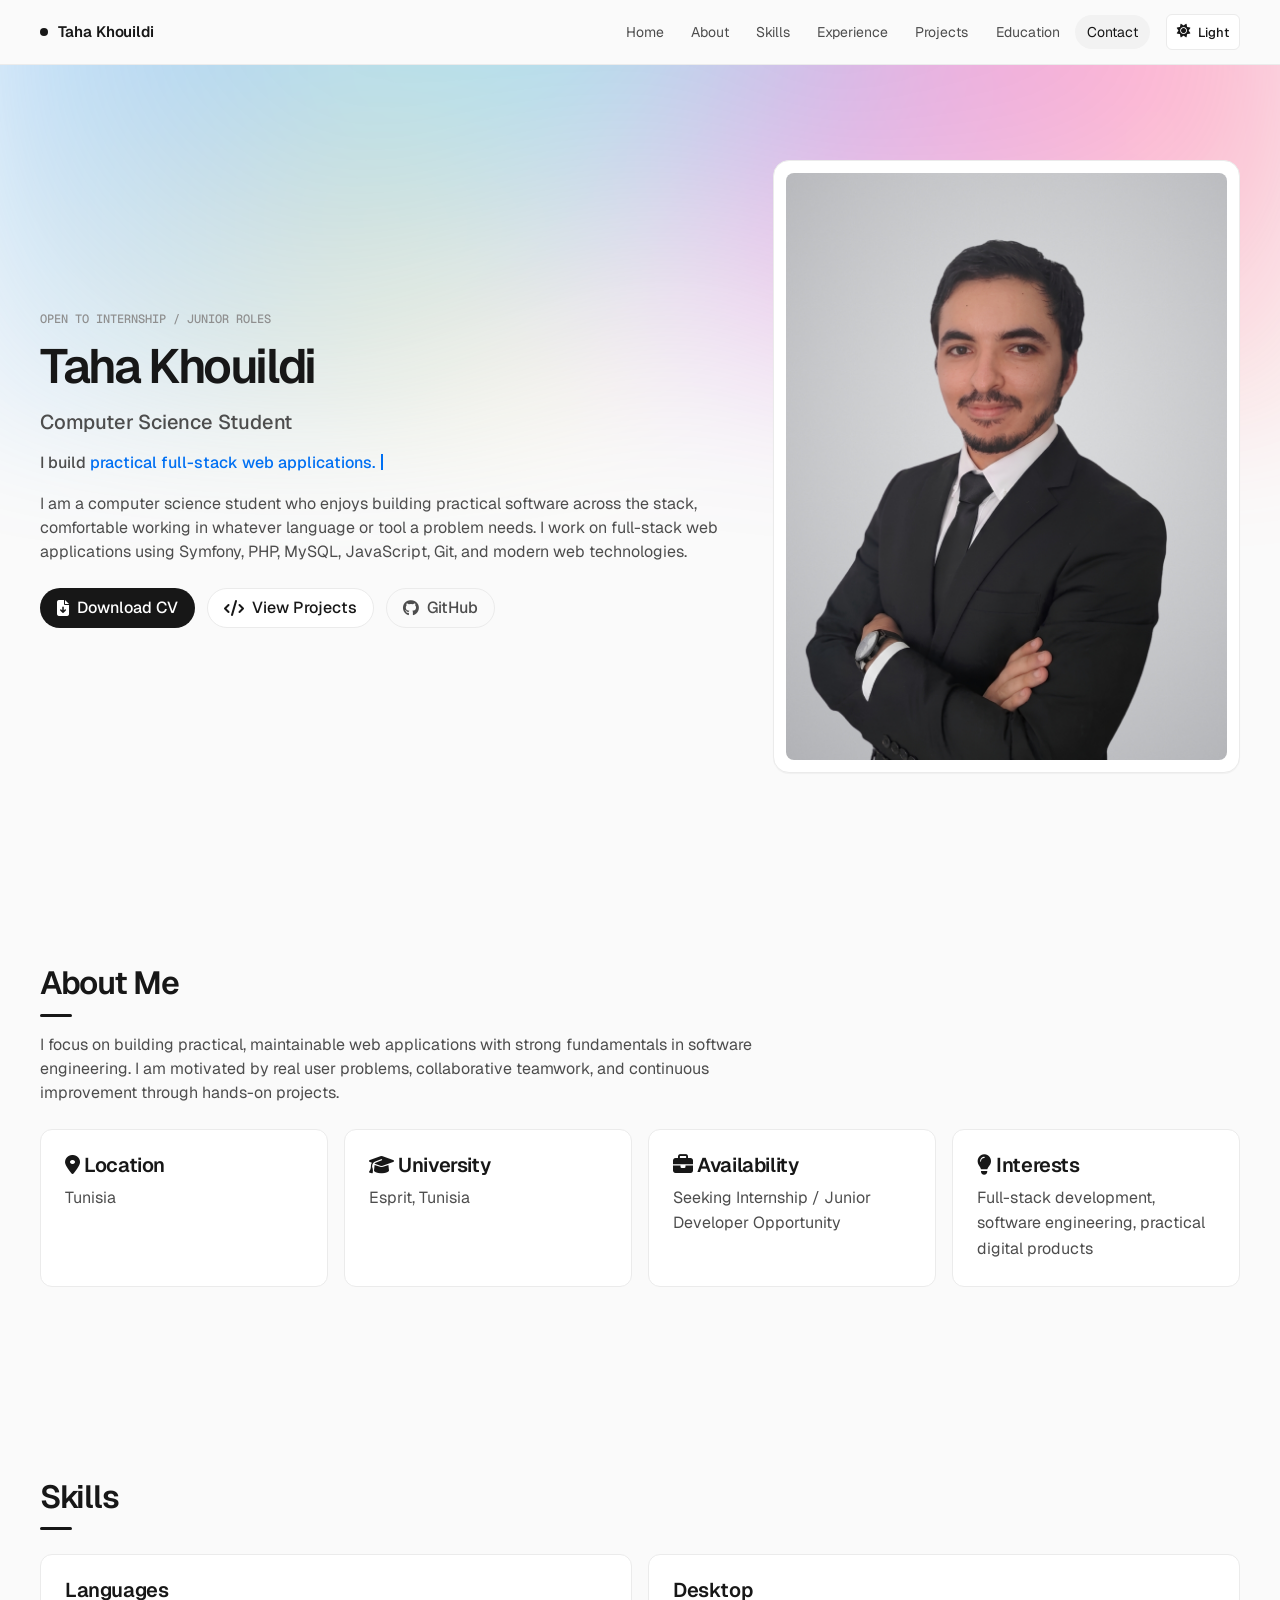
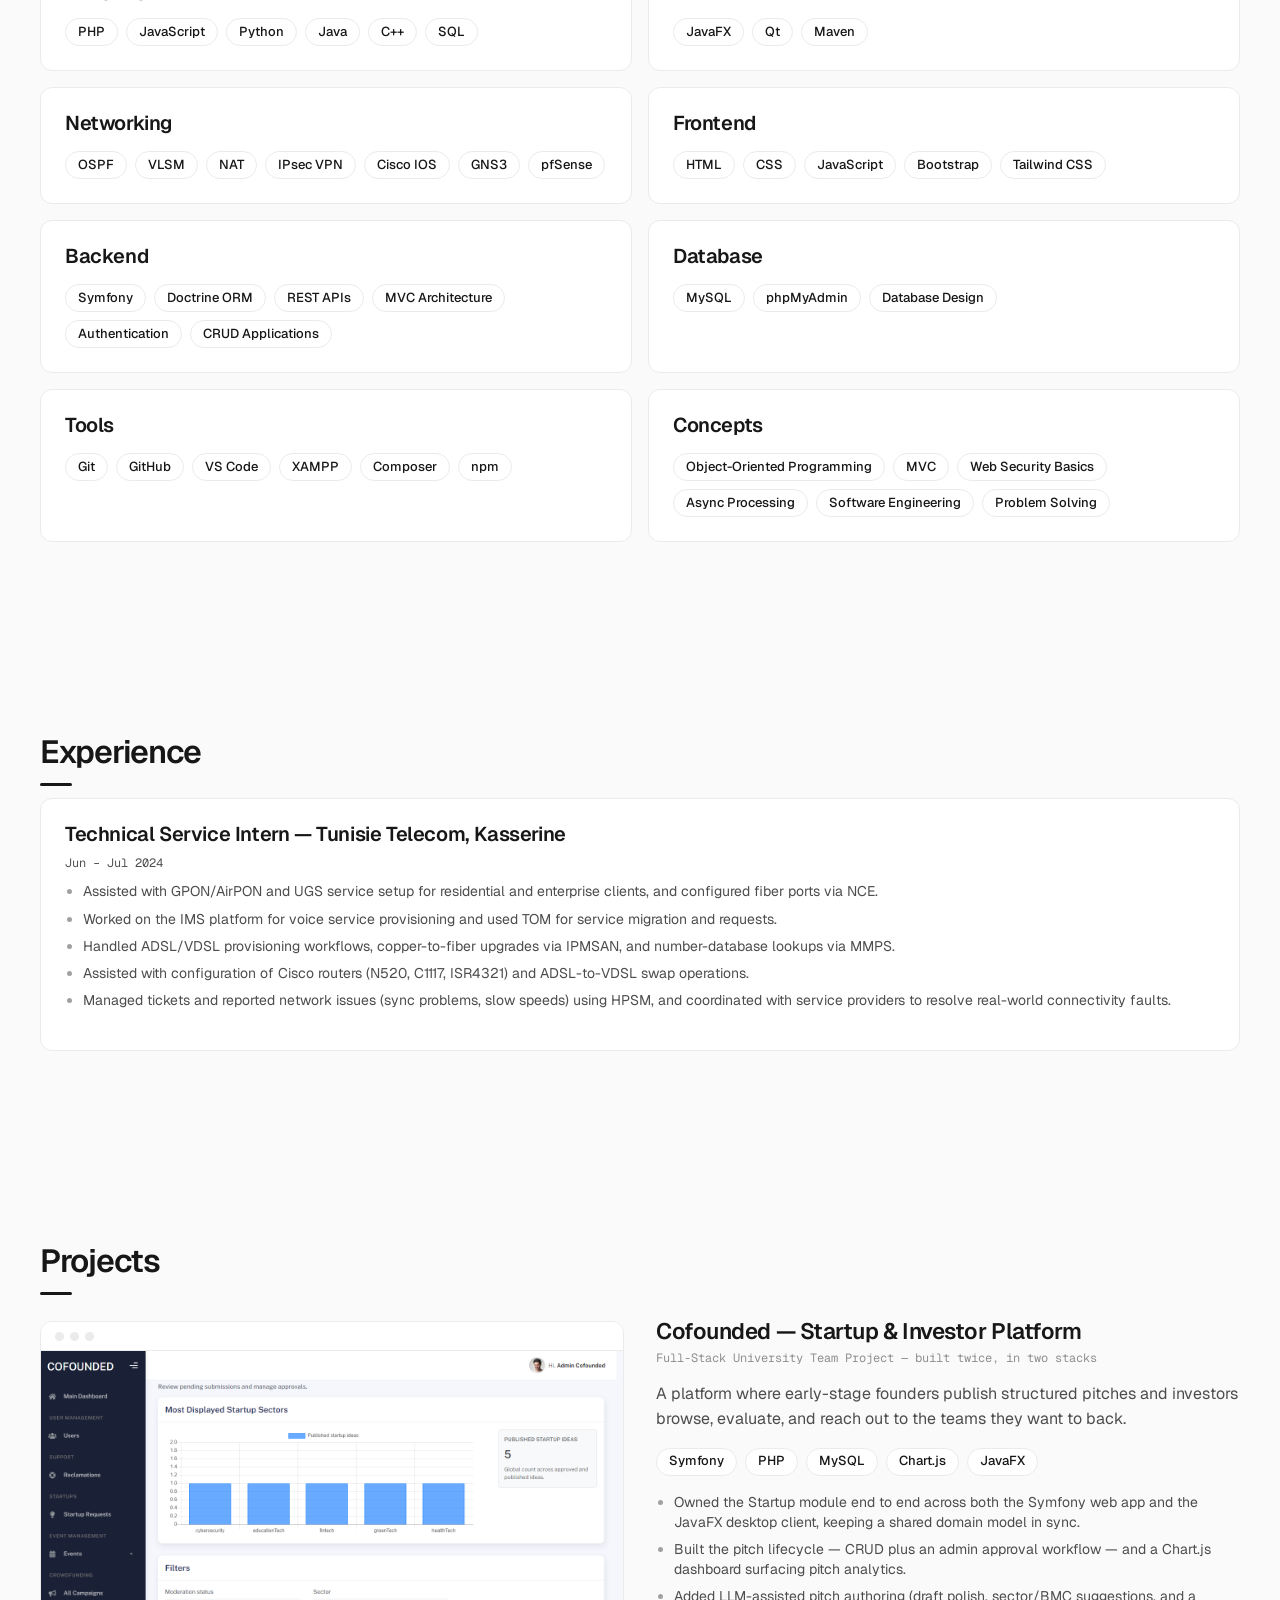
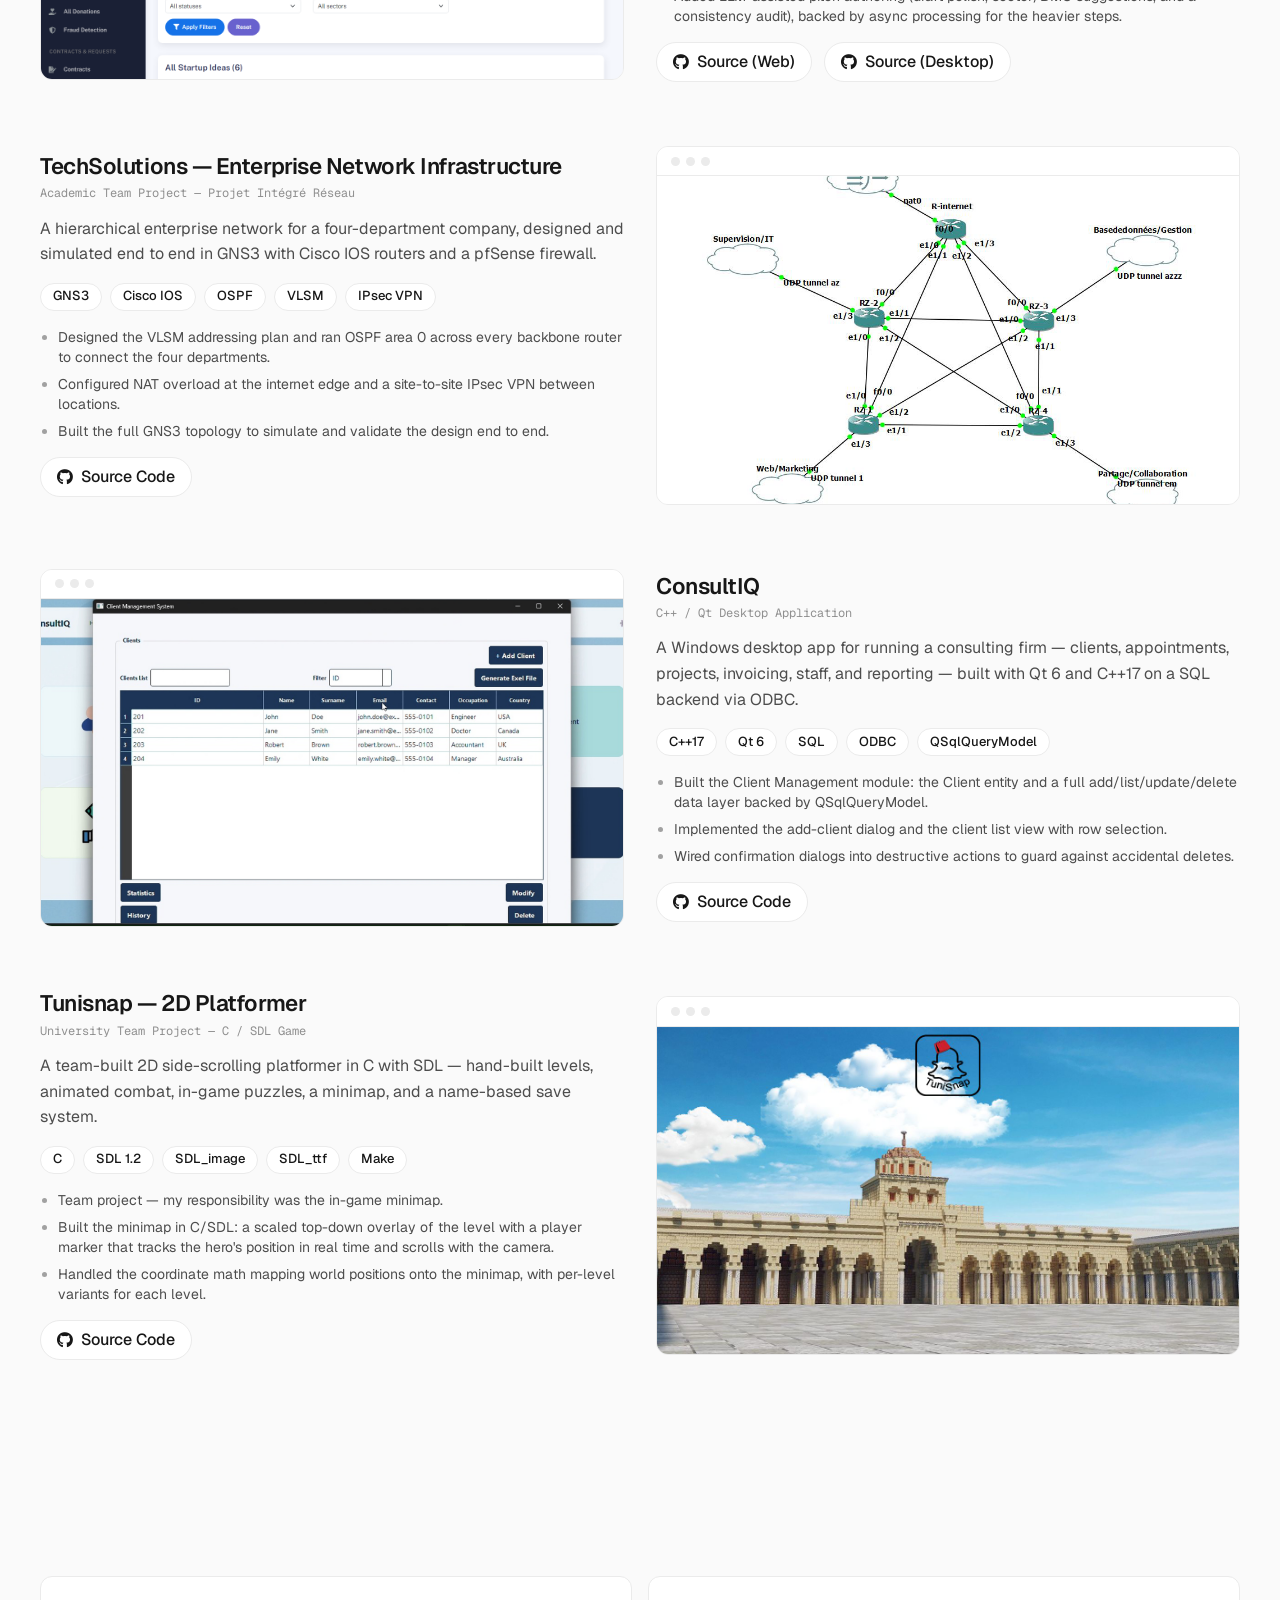
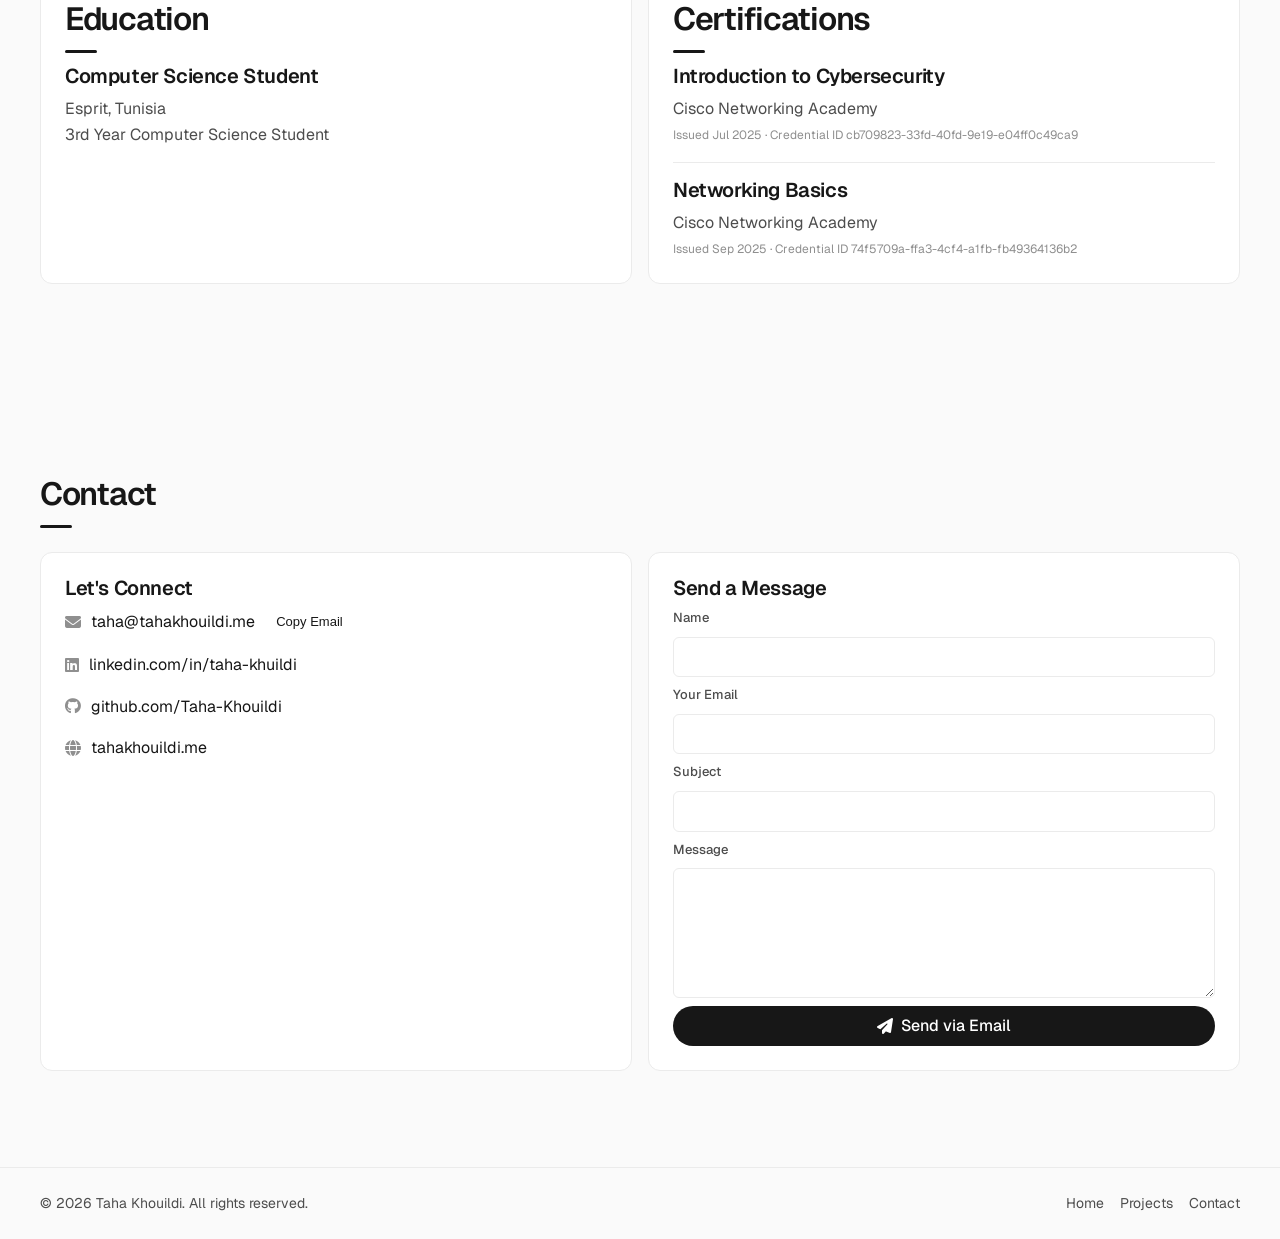
<file: index.html>
<!DOCTYPE html>
<html lang="en">
<head>
  <meta charset="UTF-8" />
  <meta name="viewport" content="width=device-width, initial-scale=1" />
  <title>Taha Khouildi | Computer Science Student</title>
  <meta name="description" content="Portfolio of Taha Khouildi, a Computer Science student at Esprit, Tunisia, seeking an internship and building practical projects across full-stack web, desktop applications, and network infrastructure." />
  <meta name="keywords" content="Taha Khouildi, Computer Science, Internship, Junior Developer, Symfony, PHP, MySQL, JavaScript, Java, JavaFX, C++, Qt, Networking, Cisco, GNS3, Tunisia" />
  <meta name="author" content="Taha Khouildi" />
  <meta name="robots" content="index,follow" />
  <meta name="theme-color" content="#fafafa" />
  <link rel="canonical" href="https://tahakhouildi.me" />

  <meta property="og:type" content="website" />
  <meta property="og:title" content="Taha Khouildi | Computer Science Student" />
  <meta property="og:description" content="A computer science student seeking an internship, showcasing practical projects across full-stack web, desktop applications, and network infrastructure." />
  <meta property="og:url" content="https://tahakhouildi.me" />
  <meta property="og:site_name" content="Taha Khouildi Portfolio" />
  <meta property="og:image" content="https://tahakhouildi.me/assets/profile.jpg" />

  <meta name="twitter:card" content="summary_large_image" />
  <meta name="twitter:title" content="Taha Khouildi | Computer Science Student" />
  <meta name="twitter:description" content="Computer science student building practical projects across full-stack web, desktop applications, and network infrastructure." />
  <meta name="twitter:image" content="https://tahakhouildi.me/assets/profile.jpg" />

  <link rel="icon" href="assets/favicon.ico" type="image/x-icon" />

  <link rel="preconnect" href="https://fonts.googleapis.com" />
  <link rel="preconnect" href="https://fonts.gstatic.com" crossorigin />
  <link href="https://fonts.googleapis.com/css2?family=Geist:wght@400;500;600&family=Geist+Mono:wght@400;500&family=Inter:wght@400;500;600&display=swap" rel="stylesheet" />
  <link rel="stylesheet" href="https://cdnjs.cloudflare.com/ajax/libs/font-awesome/6.5.2/css/all.min.css" crossorigin="anonymous" referrerpolicy="no-referrer" />
  <script>
    (function () {
      var storageKey = "portfolio-theme";
      var theme = "light";
      try {
        var savedTheme = localStorage.getItem(storageKey);
        if (savedTheme === "dark" || savedTheme === "light") {
          theme = savedTheme;
        } else if (window.matchMedia && window.matchMedia("(prefers-color-scheme: dark)").matches) {
          theme = "dark";
        }
      } catch (error) {
        if (window.matchMedia && window.matchMedia("(prefers-color-scheme: dark)").matches) {
          theme = "dark";
        }
      }
      document.documentElement.setAttribute("data-theme", theme);
      var themeMeta = document.querySelector('meta[name="theme-color"]');
      if (themeMeta) {
        themeMeta.setAttribute("content", theme === "dark" ? "#000000" : "#fafafa");
      }
    })();
  </script>
  <link rel="stylesheet" href="assets/css/styles.css" />
</head>
<body>
  <div class="site-bg" aria-hidden="true"></div>

  <header class="header" id="top">
    <nav class="nav container" aria-label="Primary">
      <a href="#home" class="brand" aria-label="Go to homepage">
        <span class="brand-dot"></span>
        <span>Taha Khouildi</span>
      </a>

      <ul class="nav-menu" id="navMenu">
        <li><a href="#home" class="nav-link active">Home</a></li>
        <li><a href="#about" class="nav-link">About</a></li>
        <li><a href="#skills" class="nav-link">Skills</a></li>
        <li><a href="#experience" class="nav-link">Experience</a></li>
        <li><a href="#projects" class="nav-link">Projects</a></li>
        <li><a href="#education" class="nav-link">Education</a></li>
        <li><a href="#contact" class="nav-link">Contact</a></li>
      </ul>

      <div class="nav-controls">
        <button class="theme-toggle" id="themeToggle" type="button" aria-pressed="false" aria-label="Switch to light mode">
          <i class="fa-solid fa-moon theme-icon" aria-hidden="true"></i>
          <span class="theme-text">Dark</span>
        </button>

        <button class="nav-toggle" id="navToggle" aria-expanded="false" aria-controls="navMenu" aria-label="Open navigation menu">
          <span></span>
          <span></span>
          <span></span>
        </button>
      </div>
    </nav>
  </header>

  <main>
    <section class="hero section" id="home" aria-labelledby="hero-title">
      <div class="container hero-grid">
        <div class="hero-content reveal">
          <p class="eyebrow">Open to Internship / Junior Roles</p>
          <h1 id="hero-title">Taha Khouildi</h1>
          <p class="hero-subtitle">Computer Science Student</p>
          <p class="typing-wrap">
            <span class="typing-prefix">I build</span>
            <span id="typingText" aria-live="polite"></span>
            <span class="typing-caret" aria-hidden="true"></span>
          </p>
          <p class="hero-intro">
            I am a computer science student who enjoys building practical software across the stack, comfortable working in whatever language or tool a problem needs. I work on full-stack web applications using Symfony, PHP, MySQL, JavaScript, Git, and modern web technologies.
          </p>

          <div class="hero-actions">
            <a href="assets/Taha_Khouildi_CV.pdf" class="btn btn-primary" download>
              <i class="fa-solid fa-file-arrow-down" aria-hidden="true"></i>
              Download CV
            </a>
            <a href="#projects" class="btn btn-secondary">
              <i class="fa-solid fa-code" aria-hidden="true"></i>
              View Projects
            </a>
            <a href="https://github.com/Taha-Khouildi" target="_blank" rel="noopener noreferrer" class="btn btn-ghost">
              <i class="fa-brands fa-github" aria-hidden="true"></i>
              GitHub
            </a>
          </div>
        </div>

        <div class="hero-image-card reveal delay-1" role="img" aria-label="Profile image card for Taha Khouildi">
          <!-- Replace with your real image at assets/profile.jpg -->
          <img src="assets/profile.jpg" alt="Taha Khouildi" loading="eager" onerror="this.style.display='none'; this.parentElement.classList.add('fallback');" />
          <div class="img-fallback" aria-hidden="true">
            <i class="fa-solid fa-user"></i>
            <span>Profile Photo</span>
          </div>
        </div>
      </div>
    </section>

    <section class="section" id="about" aria-labelledby="about-title">
      <div class="container">
        <h2 class="section-title reveal" id="about-title">About Me</h2>
        <p class="section-intro reveal delay-1">
          I focus on building practical, maintainable web applications with strong fundamentals in software engineering. I am motivated by real user problems, collaborative teamwork, and continuous improvement through hands-on projects.
        </p>

        <div class="facts-grid">
          <article class="glass-card reveal">
            <h3><i class="fa-solid fa-location-dot" aria-hidden="true"></i> Location</h3>
            <p>Tunisia</p>
          </article>
          <article class="glass-card reveal delay-1">
            <h3><i class="fa-solid fa-graduation-cap" aria-hidden="true"></i> University</h3>
            <p>Esprit, Tunisia</p>
          </article>
          <article class="glass-card reveal delay-2">
            <h3><i class="fa-solid fa-briefcase" aria-hidden="true"></i> Availability</h3>
            <p>Seeking Internship / Junior Developer Opportunity</p>
          </article>
          <article class="glass-card reveal delay-3">
            <h3><i class="fa-solid fa-lightbulb" aria-hidden="true"></i> Interests</h3>
            <p>Full-stack development, software engineering, practical digital products</p>
          </article>
        </div>
      </div>
    </section>

    <section class="section" id="skills" aria-labelledby="skills-title">
      <div class="container">
        <h2 class="section-title reveal" id="skills-title">Skills</h2>
        <div class="skills-grid">
          <article class="glass-card reveal">
            <h3>Languages</h3>
            <div class="chip-wrap">
              <span class="chip">PHP</span>
              <span class="chip">JavaScript</span>
              <span class="chip">Python</span>
              <span class="chip">Java</span>
              <span class="chip">C++</span>
              <span class="chip">SQL</span>
            </div>
          </article>

          <article class="glass-card reveal">
            <h3>Desktop</h3>
            <div class="chip-wrap">
              <span class="chip">JavaFX</span>
              <span class="chip">Qt</span>
              <span class="chip">Maven</span>
            </div>
          </article>

          <article class="glass-card reveal">
            <h3>Networking</h3>
            <div class="chip-wrap">
              <span class="chip">OSPF</span>
              <span class="chip">VLSM</span>
              <span class="chip">NAT</span>
              <span class="chip">IPsec VPN</span>
              <span class="chip">Cisco IOS</span>
              <span class="chip">GNS3</span>
              <span class="chip">pfSense</span>
            </div>
          </article>

          <article class="glass-card reveal delay-1">
            <h3>Frontend</h3>
            <div class="chip-wrap">
              <span class="chip">HTML</span>
              <span class="chip">CSS</span>
              <span class="chip">JavaScript</span>
              <span class="chip">Bootstrap</span>
              <span class="chip">Tailwind CSS</span>
            </div>
          </article>

          <article class="glass-card reveal delay-2">
            <h3>Backend</h3>
            <div class="chip-wrap">
              <span class="chip">Symfony</span>
              <span class="chip">Doctrine ORM</span>
              <span class="chip">REST APIs</span>
              <span class="chip">MVC Architecture</span>
              <span class="chip">Authentication</span>
              <span class="chip">CRUD Applications</span>
            </div>
          </article>

          <article class="glass-card reveal">
            <h3>Database</h3>
            <div class="chip-wrap">
              <span class="chip">MySQL</span>
              <span class="chip">phpMyAdmin</span>
              <span class="chip">Database Design</span>
            </div>
          </article>

          <article class="glass-card reveal delay-1">
            <h3>Tools</h3>
            <div class="chip-wrap">
              <span class="chip">Git</span>
              <span class="chip">GitHub</span>
              <span class="chip">VS Code</span>
              <span class="chip">XAMPP</span>
              <span class="chip">Composer</span>
              <span class="chip">npm</span>
            </div>
          </article>

          <article class="glass-card reveal delay-2">
            <h3>Concepts</h3>
            <div class="chip-wrap">
              <span class="chip">Object-Oriented Programming</span>
              <span class="chip">MVC</span>
              <span class="chip">Web Security Basics</span>
              <span class="chip">Async Processing</span>
              <span class="chip">Software Engineering</span>
              <span class="chip">Problem Solving</span>
            </div>
          </article>
        </div>
      </div>
    </section>

    <section class="section" id="experience" aria-labelledby="experience-title">
      <div class="container">
        <h2 class="section-title reveal" id="experience-title">Experience</h2>
        <article class="glass-card reveal delay-1">
          <h3>Technical Service Intern &mdash; Tunisie Telecom, Kasserine</h3>
          <p class="project-subtitle">Jun &ndash; Jul 2024</p>
          <ul class="outcome-list">
            <li>Assisted with GPON/AirPON and UGS service setup for residential and enterprise clients, and configured fiber ports via NCE.</li>
            <li>Worked on the IMS platform for voice service provisioning and used TOM for service migration and requests.</li>
            <li>Handled ADSL/VDSL provisioning workflows, copper-to-fiber upgrades via IPMSAN, and number-database lookups via MMPS.</li>
            <li>Assisted with configuration of Cisco routers (N520, C1117, ISR4321) and ADSL-to-VDSL swap operations.</li>
            <li>Managed tickets and reported network issues (sync problems, slow speeds) using HPSM, and coordinated with service providers to resolve real-world connectivity faults.</li>
          </ul>
        </article>
      </div>
    </section>

    <section class="section" id="projects" aria-labelledby="projects-title">
      <div class="container">
        <h2 class="section-title reveal" id="projects-title">Projects</h2>
        <div class="feature-rows">
          <article class="feature-row reveal">
            <div class="feature-media">
              <div class="browser-frame">
                <div class="browser-bar" aria-hidden="true">
                  <span class="browser-dot"></span>
                  <span class="browser-dot"></span>
                  <span class="browser-dot"></span>
                </div>
                <div class="browser-viewport">
                  <img src="assets/projects/admin-startups.png" alt="Cofounded admin dashboard showing the startup sectors chart, published-ideas stat, and startup moderation queue" loading="lazy" onerror="this.style.display='none'; this.parentElement.classList.add('fallback');" />
                  <div class="media-fallback" aria-hidden="true">
                    <i class="fa-solid fa-image"></i>
                    <span>Screenshot coming soon</span>
                  </div>
                </div>
              </div>
            </div>
            <div class="feature-content">
              <h3>Cofounded — Startup &amp; Investor Platform</h3>
              <span class="project-subtitle">Full-Stack University Team Project — built twice, in two stacks</span>
              <p class="feature-hook">A platform where early-stage founders publish structured pitches and investors browse, evaluate, and reach out to the teams they want to back.</p>
              <div class="chip-wrap tech-chips">
                <span class="chip">Symfony</span>
                <span class="chip">PHP</span>
                <span class="chip">MySQL</span>
                <span class="chip">Chart.js</span>
                <span class="chip">JavaFX</span>
              </div>
              <ul class="outcome-list">
                <li>Owned the Startup module end to end across both the Symfony web app and the JavaFX desktop client, keeping a shared domain model in sync.</li>
                <li>Built the pitch lifecycle — CRUD plus an admin approval workflow — and a Chart.js dashboard surfacing pitch analytics.</li>
                <li>Added LLM-assisted pitch authoring (draft polish, sector/BMC suggestions, and a consistency audit), backed by async processing for the heavier steps.</li>
              </ul>
              <div class="project-links">
                <a href="https://github.com/Taha-Khouildi/Esprit-PIDEV-3A16-Cofounded-web" class="btn btn-secondary" target="_blank" rel="noopener noreferrer">
                  <i class="fa-brands fa-github" aria-hidden="true"></i>
                  Source (Web)
                </a>
                <a href="https://github.com/Taha-Khouildi/Esprit-PIDEV-3A16-Cofounded-java" class="btn btn-secondary" target="_blank" rel="noopener noreferrer">
                  <i class="fa-brands fa-github" aria-hidden="true"></i>
                  Source (Desktop)
                </a>
              </div>
            </div>
          </article>

          <article class="feature-row feature-row--reverse reveal">
            <div class="feature-media">
              <div class="browser-frame">
                <div class="browser-bar" aria-hidden="true">
                  <span class="browser-dot"></span>
                  <span class="browser-dot"></span>
                  <span class="browser-dot"></span>
                </div>
                <div class="browser-viewport">
                  <!-- Add screenshot at assets/projects/techsolutions-network.png -->
                  <img src="assets/projects/techsolutions-network.png" alt="GNS3 topology diagram of the TechSolutions enterprise network" loading="lazy" onerror="this.style.display='none'; this.parentElement.classList.add('fallback');" />
                  <div class="media-fallback" aria-hidden="true">
                    <i class="fa-solid fa-image"></i>
                    <span>Screenshot coming soon</span>
                  </div>
                </div>
              </div>
            </div>
            <div class="feature-content">
              <h3>TechSolutions — Enterprise Network Infrastructure</h3>
              <span class="project-subtitle">Academic Team Project — Projet Intégré Réseau</span>
              <p class="feature-hook">A hierarchical enterprise network for a four-department company, designed and simulated end to end in GNS3 with Cisco IOS routers and a pfSense firewall.</p>
              <div class="chip-wrap tech-chips">
                <span class="chip">GNS3</span>
                <span class="chip">Cisco IOS</span>
                <span class="chip">OSPF</span>
                <span class="chip">VLSM</span>
                <span class="chip">IPsec VPN</span>
              </div>
              <ul class="outcome-list">
                <li>Designed the VLSM addressing plan and ran OSPF area 0 across every backbone router to connect the four departments.</li>
                <li>Configured NAT overload at the internet edge and a site-to-site IPsec VPN between locations.</li>
                <li>Built the full GNS3 topology to simulate and validate the design end to end.</li>
              </ul>
              <div class="project-links">
                <a href="https://github.com/Taha-Khouildi/GNS3_pi_3A" class="btn btn-secondary" target="_blank" rel="noopener noreferrer">
                  <i class="fa-brands fa-github" aria-hidden="true"></i>
                  Source Code
                </a>
              </div>
            </div>
          </article>

          <article class="feature-row reveal">
            <div class="feature-media">
              <div class="browser-frame">
                <div class="browser-bar" aria-hidden="true">
                  <span class="browser-dot"></span>
                  <span class="browser-dot"></span>
                  <span class="browser-dot"></span>
                </div>
                <div class="browser-viewport">
                  <!-- Add screenshot at assets/projects/consultiq.png -->
                  <img src="assets/projects/consultiq.png" alt="Screenshot of the ConsultIQ consulting-firm desktop application" loading="lazy" onerror="this.style.display='none'; this.parentElement.classList.add('fallback');" />
                  <div class="media-fallback" aria-hidden="true">
                    <i class="fa-solid fa-image"></i>
                    <span>Screenshot coming soon</span>
                  </div>
                </div>
              </div>
            </div>
            <div class="feature-content">
              <h3>ConsultIQ</h3>
              <span class="project-subtitle">C++ / Qt Desktop Application</span>
              <p class="feature-hook">A Windows desktop app for running a consulting firm — clients, appointments, projects, invoicing, staff, and reporting — built with Qt 6 and C++17 on a SQL backend via ODBC.</p>
              <div class="chip-wrap tech-chips">
                <span class="chip">C++17</span>
                <span class="chip">Qt 6</span>
                <span class="chip">SQL</span>
                <span class="chip">ODBC</span>
                <span class="chip">QSqlQueryModel</span>
              </div>
              <ul class="outcome-list">
                <li>Built the Client Management module: the Client entity and a full add/list/update/delete data layer backed by QSqlQueryModel.</li>
                <li>Implemented the add-client dialog and the client list view with row selection.</li>
                <li>Wired confirmation dialogs into destructive actions to guard against accidental deletes.</li>
              </ul>
              <div class="project-links">
                <a href="https://github.com/Taha-Khouildi/ConsultIQ-gui-project-desktop-app" class="btn btn-secondary" target="_blank" rel="noopener noreferrer">
                  <i class="fa-brands fa-github" aria-hidden="true"></i>
                  Source Code
                </a>
              </div>
            </div>
          </article>

          <article class="feature-row feature-row--reverse reveal">
            <div class="feature-media">
              <div class="browser-frame">
                <div class="browser-bar" aria-hidden="true">
                  <span class="browser-dot"></span>
                  <span class="browser-dot"></span>
                  <span class="browser-dot"></span>
                </div>
                <div class="browser-viewport">
                  <img src="assets/projects/tunisnap.jpg" alt="Tunisnap 2D platformer title screen — a fez-wearing mascot over a Tunisian mosque courtyard" loading="lazy" onerror="this.style.display='none'; this.parentElement.classList.add('fallback');" />
                  <div class="media-fallback" aria-hidden="true">
                    <i class="fa-solid fa-image"></i>
                    <span>Screenshot coming soon</span>
                  </div>
                </div>
              </div>
            </div>
            <div class="feature-content">
              <h3>Tunisnap — 2D Platformer</h3>
              <span class="project-subtitle">University Team Project — C / SDL Game</span>
              <p class="feature-hook">A team-built 2D side-scrolling platformer in C with SDL — hand-built levels, animated combat, in-game puzzles, a minimap, and a name-based save system.</p>
              <div class="chip-wrap tech-chips">
                <span class="chip">C</span>
                <span class="chip">SDL 1.2</span>
                <span class="chip">SDL_image</span>
                <span class="chip">SDL_ttf</span>
                <span class="chip">Make</span>
              </div>
              <ul class="outcome-list">
                <li>Team project &mdash; my responsibility was the in-game minimap.</li>
                <li>Built the minimap in C/SDL: a scaled top-down overlay of the level with a player marker that tracks the hero's position in real time and scrolls with the camera.</li>
                <li>Handled the coordinate math mapping world positions onto the minimap, with per-level variants for each level.</li>
              </ul>
              <div class="project-links">
                <a href="https://github.com/Taha-Khouildi/1A-2d-game-Esprit-Tunisnap" class="btn btn-secondary" target="_blank" rel="noopener noreferrer">
                  <i class="fa-brands fa-github" aria-hidden="true"></i>
                  Source Code
                </a>
              </div>
            </div>
          </article>
        </div>
      </div>
    </section>

    <section class="section" id="education" aria-labelledby="education-title">
      <div class="container two-col">
        <article class="glass-card reveal">
          <h2 class="section-title" id="education-title">Education</h2>
          <h3>Computer Science Student</h3>
          <p>Esprit, Tunisia</p>
          <p>3rd Year Computer Science Student</p>
        </article>

        <article class="glass-card reveal delay-1">
          <h2 class="section-title">Certifications</h2>
          <div class="cert-item">
            <h3>Introduction to Cybersecurity</h3>
            <p>Cisco Networking Academy</p>
            <p class="cert-meta">Issued Jul 2025 · Credential ID cb709823-33fd-40fd-9e19-e04ff0c49ca9</p>
          </div>
          <div class="cert-item">
            <h3>Networking Basics</h3>
            <p>Cisco Networking Academy</p>
            <p class="cert-meta">Issued Sep 2025 · Credential ID 74f5709a-ffa3-4cf4-a1fb-fb49364136b2</p>
          </div>
        </article>
      </div>
    </section>

    <section class="section" id="contact" aria-labelledby="contact-title">
      <div class="container">
        <h2 class="section-title reveal" id="contact-title">Contact</h2>
        <div class="contact-grid">
          <article class="glass-card reveal">
            <h3>Let's Connect</h3>
            <ul class="contact-list">
              <li>
                <i class="fa-solid fa-envelope" aria-hidden="true"></i>
                <a id="emailLink" href="mailto:taha@tahakhouildi.me">taha@tahakhouildi.me</a>
                <button type="button" id="copyEmailBtn" class="chip copy-btn" data-email="taha@tahakhouildi.me">Copy Email</button>
              </li>
              <li>
                <i class="fa-brands fa-linkedin" aria-hidden="true"></i>
                <a href="https://www.linkedin.com/in/taha-khuildi/" target="_blank" rel="noopener noreferrer">linkedin.com/in/taha-khuildi</a>
              </li>
              <li>
                <i class="fa-brands fa-github" aria-hidden="true"></i>
                <a href="https://github.com/Taha-Khouildi" target="_blank" rel="noopener noreferrer">github.com/Taha-Khouildi</a>
              </li>
              <li>
                <i class="fa-solid fa-globe" aria-hidden="true"></i>
                <a href="https://tahakhouildi.me" target="_blank" rel="noopener noreferrer">tahakhouildi.me</a>
              </li>
            </ul>
          </article>

          <article class="glass-card reveal delay-1">
            <h3>Send a Message</h3>
            <form id="contactForm" novalidate>
              <label for="name">Name</label>
              <input id="name" name="name" type="text" required autocomplete="name" />

              <label for="email">Your Email</label>
              <input id="email" name="email" type="email" required autocomplete="email" />

              <label for="subject">Subject</label>
              <input id="subject" name="subject" type="text" required />

              <label for="message">Message</label>
              <textarea id="message" name="message" rows="5" required></textarea>

              <button type="submit" class="btn btn-primary">
                <i class="fa-solid fa-paper-plane" aria-hidden="true"></i>
                Send via Email
              </button>
            </form>
          </article>
        </div>
      </div>
    </section>
  </main>

  <footer class="footer">
    <div class="container footer-content">
      <p>&copy; <span id="year"></span> Taha Khouildi. All rights reserved.</p>
      <div class="footer-links">
        <a href="#home">Home</a>
        <a href="#projects">Projects</a>
        <a href="#contact">Contact</a>
      </div>
    </div>
  </footer>

  <script src="assets/js/main.js" defer></script>
</body>
</html>
</file>
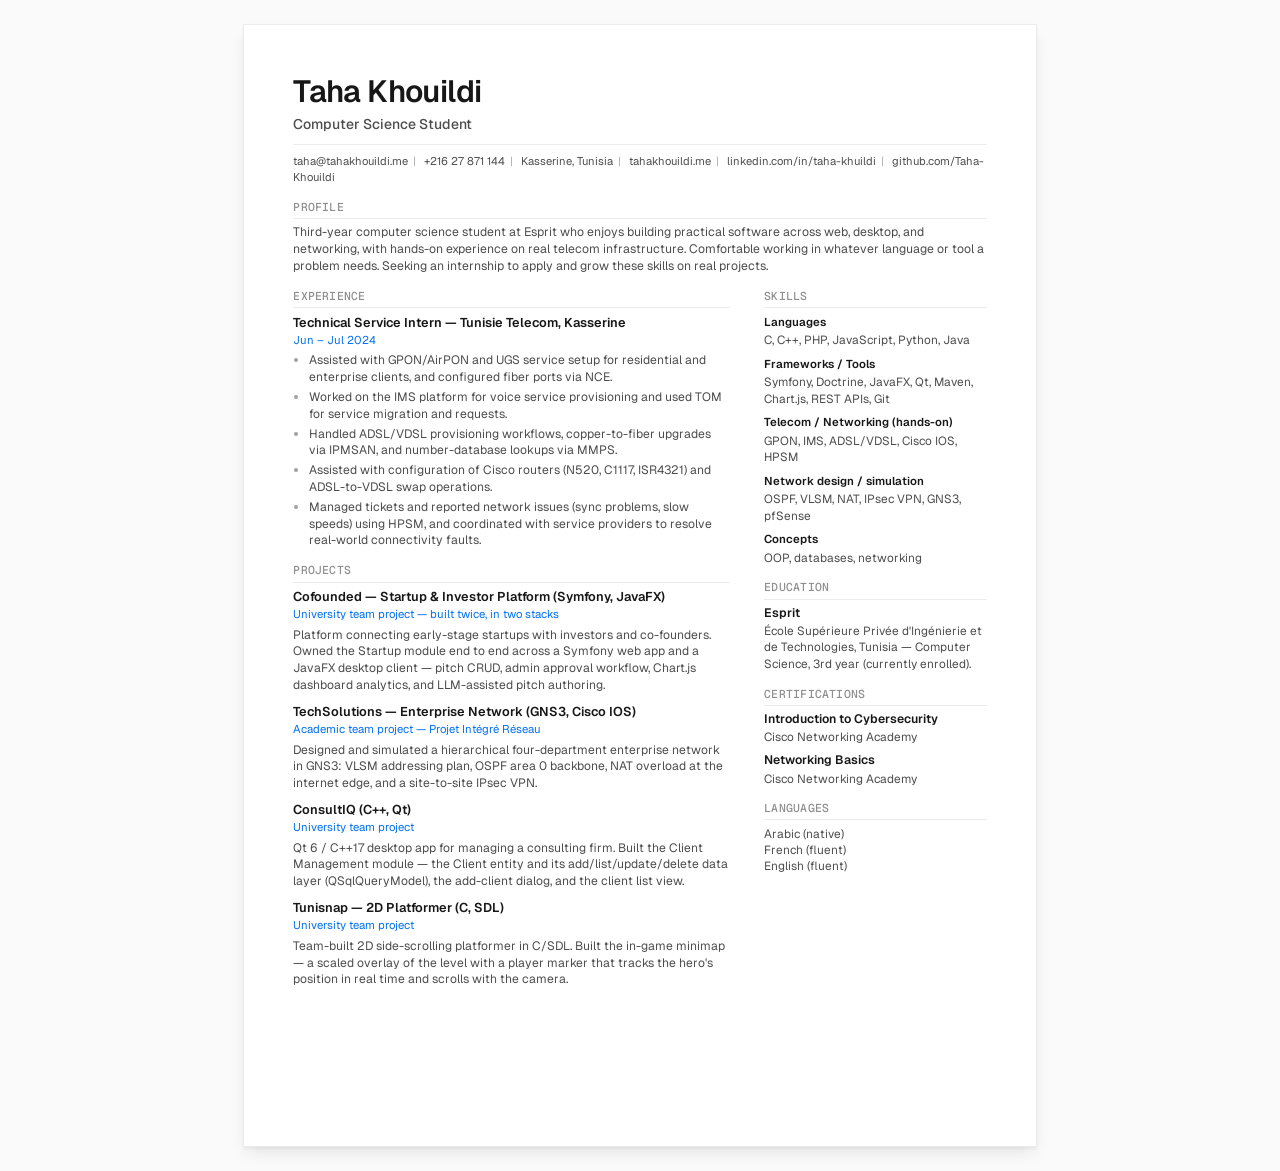
<file: cv.html>
<!DOCTYPE html>
<html lang="en">
<head>
  <meta charset="UTF-8" />
  <meta name="viewport" content="width=device-width, initial-scale=1" />
  <title>Taha Khouildi | CV</title>
  <meta name="description" content="Curriculum vitae of Taha Khouildi, a Computer Science student at Esprit, Tunisia, seeking an internship." />
  <meta name="robots" content="noindex,follow" />

  <link rel="icon" href="assets/favicon.ico" type="image/x-icon" />
  <link rel="preconnect" href="https://fonts.googleapis.com" />
  <link rel="preconnect" href="https://fonts.gstatic.com" crossorigin />
  <link href="https://fonts.googleapis.com/css2?family=Geist:wght@400;500;600&family=Geist+Mono:wght@400;500&family=Inter:wght@400;500;600&display=swap" rel="stylesheet" />
  <link rel="stylesheet" href="assets/css/cv.css" />
</head>
<body>
  <main class="sheet">
    <header>
      <h1 class="cv-name">Taha Khouildi</h1>
      <p class="cv-role">Computer Science Student</p>
      <div class="rule" aria-hidden="true"></div>
      <p class="contact">
        <a href="mailto:taha@tahakhouildi.me">taha@tahakhouildi.me</a><span class="sep">|</span>
        <a href="tel:+21627871144">+216 27 871 144</a><span class="sep">|</span>
        Kasserine, Tunisia<span class="sep">|</span>
        <a href="https://tahakhouildi.me">tahakhouildi.me</a><span class="sep">|</span>
        <a href="https://www.linkedin.com/in/taha-khuildi/">linkedin.com/in/taha-khuildi</a><span class="sep">|</span>
        <a href="https://github.com/Taha-Khouildi">github.com/Taha-Khouildi</a>
      </p>
    </header>

    <section class="block">
      <h2 class="section-label">Profile</h2>
      <p class="profile">
        Third-year computer science student at Esprit who enjoys building practical software across web, desktop, and networking, with hands-on experience on real telecom infrastructure. Comfortable working in whatever language or tool a problem needs. Seeking an internship to apply and grow these skills on real projects.
      </p>
    </section>

    <div class="cols">
      <div class="col-main">
        <section>
          <h2 class="section-label">Experience</h2>
          <div class="entry">
            <p class="entry-title">Technical Service Intern &mdash; Tunisie Telecom, Kasserine</p>
            <p class="entry-meta">Jun &ndash; Jul 2024</p>
            <ul class="bullets">
              <li>Assisted with GPON/AirPON and UGS service setup for residential and enterprise clients, and configured fiber ports via NCE.</li>
              <li>Worked on the IMS platform for voice service provisioning and used TOM for service migration and requests.</li>
              <li>Handled ADSL/VDSL provisioning workflows, copper-to-fiber upgrades via IPMSAN, and number-database lookups via MMPS.</li>
              <li>Assisted with configuration of Cisco routers (N520, C1117, ISR4321) and ADSL-to-VDSL swap operations.</li>
              <li>Managed tickets and reported network issues (sync problems, slow speeds) using HPSM, and coordinated with service providers to resolve real-world connectivity faults.</li>
            </ul>
          </div>
        </section>

        <section class="block">
          <h2 class="section-label">Projects</h2>

          <div class="entry">
            <p class="entry-title">Cofounded &mdash; Startup &amp; Investor Platform (Symfony, JavaFX)</p>
            <p class="entry-meta">University team project &mdash; built twice, in two stacks</p>
            <p class="entry-body">Platform connecting early-stage startups with investors and co-founders. Owned the Startup module end to end across a Symfony web app and a JavaFX desktop client &mdash; pitch CRUD, admin approval workflow, Chart.js dashboard analytics, and LLM-assisted pitch authoring.</p>
          </div>

          <div class="entry">
            <p class="entry-title">TechSolutions &mdash; Enterprise Network (GNS3, Cisco IOS)</p>
            <p class="entry-meta">Academic team project &mdash; Projet Int&eacute;gr&eacute; R&eacute;seau</p>
            <p class="entry-body">Designed and simulated a hierarchical four-department enterprise network in GNS3: VLSM addressing plan, OSPF area 0 backbone, NAT overload at the internet edge, and a site-to-site IPsec VPN.</p>
          </div>

          <div class="entry">
            <p class="entry-title">ConsultIQ (C++, Qt)</p>
            <p class="entry-meta">University team project</p>
            <p class="entry-body">Qt 6 / C++17 desktop app for managing a consulting firm. Built the Client Management module &mdash; the Client entity and its add/list/update/delete data layer (QSqlQueryModel), the add-client dialog, and the client list view.</p>
          </div>

          <div class="entry">
            <p class="entry-title">Tunisnap &mdash; 2D Platformer (C, SDL)</p>
            <p class="entry-meta">University team project</p>
            <p class="entry-body">Team-built 2D side-scrolling platformer in C/SDL. Built the in-game minimap &mdash; a scaled overlay of the level with a player marker that tracks the hero's position in real time and scrolls with the camera.</p>
          </div>
        </section>
      </div>

      <div class="col-side">
        <section>
          <h2 class="section-label">Skills</h2>

          <div class="skill-group">
            <p class="skill-head">Languages</p>
            <p class="skill-list">C, C++, PHP, JavaScript, Python, Java</p>
          </div>

          <div class="skill-group">
            <p class="skill-head">Frameworks / Tools</p>
            <p class="skill-list">Symfony, Doctrine, JavaFX, Qt, Maven, Chart.js, REST APIs, Git</p>
          </div>

          <div class="skill-group">
            <p class="skill-head">Telecom / Networking (hands-on)</p>
            <p class="skill-list">GPON, IMS, ADSL/VDSL, Cisco IOS, HPSM</p>
          </div>

          <div class="skill-group">
            <p class="skill-head">Network design / simulation</p>
            <p class="skill-list">OSPF, VLSM, NAT, IPsec VPN, GNS3, pfSense</p>
          </div>

          <div class="skill-group">
            <p class="skill-head">Concepts</p>
            <p class="skill-list">OOP, databases, networking</p>
          </div>
        </section>

        <section class="block">
          <h2 class="section-label">Education</h2>
          <p class="side-strong">Esprit</p>
          <p class="side-text">
            &Eacute;cole Sup&eacute;rieure Priv&eacute;e d'Ing&eacute;nierie et de Technologies, Tunisia &mdash; Computer Science, 3rd year (currently enrolled).
          </p>
        </section>

        <section class="block">
          <h2 class="section-label">Certifications</h2>
          <p class="side-strong">Introduction to Cybersecurity</p>
          <p class="side-text">Cisco Networking Academy</p>
          <p class="side-strong">Networking Basics</p>
          <p class="side-text">Cisco Networking Academy</p>
        </section>

        <section class="block">
          <h2 class="section-label">Languages</h2>
          <p class="side-text">Arabic (native)<br />French (fluent)<br />English (fluent)</p>
        </section>
      </div>
    </div>
  </main>
</body>
</html>
</file>
<file: assets/css/styles.css>
/* ===========================================================
   Geist system (Vercel design language) — ink/canvas duet,
   hairline borders, pill vs. square buttons, mesh-gradient hero.
   =========================================================== */

:root {
  /* --- Color tokens (Geist / light, the system default) --- */
  --primary: #171717;
  --on-primary: #ffffff;
  --ink: #171717;
  --body: #4d4d4d;
  --mute: #8f8f8f;
  --faint: #a1a1a1;
  --hairline: #ebebeb;
  --hairline-soft: #f2f2f2;
  --canvas: #fafafa;
  --canvas-elevated: #ffffff;
  --link: #0070f3;
  --link-deep: #0761d1;
  --link-soft: #d3e5ff;
  --error: #ee0000;
  --error-deep: #c50000;
  --warning: #f5a623;
  --warning-soft: #ffefcf;
  --warning-deep: #ab570a;
  --violet: #7928ca;
  --cyan: #50e3c2;
  --pink: #ff0080;
  --magenta: #eb367f;
  --gradient-develop-start: #007cf0;
  --gradient-develop-end: #00dfd8;
  --gradient-preview-start: #7928ca;
  --gradient-preview-end: #ff0080;
  --gradient-ship-start: #ff4d4d;
  --gradient-ship-end: #f9cb28;

  /* --- Elevation --- */
  --shadow-1: 0px 1px 1px rgba(0, 0, 0, 0.04);
  --shadow-2: 0px 2px 2px rgba(0, 0, 0, 0.04), 0px 8px 16px -4px rgba(0, 0, 0, 0.1);

  /* --- Radius scale --- */
  --radius-none: 0px;
  --radius-sm: 6px;
  --radius-md: 12px;
  --radius-lg: 16px;
  --radius-pill-category: 64px;
  --radius-pill: 100px;
  --radius-full: 9999px;

  /* --- Spacing scale (4px base unit) --- */
  --space-xxs: 4px;
  --space-xs: 8px;
  --space-sm: 12px;
  --space-md: 16px;
  --space-lg: 24px;
  --space-xl: 32px;
  --space-2xl: 40px;
  --space-3xl: 64px;
  --space-4xl: 96px;
  --space-section: 128px;

  --container: 1200px;
  --header-h: 64px;
}

/* Dark mode: Geist's own dark-mode convention — canvas/ink invert,
   the primary button flips to a light pill on black, accent blue
   lightens for contrast. The gradient family stays constant. */
html[data-theme="dark"] {
  --primary: #ededed;
  --on-primary: #000000;
  --ink: #ededed;
  --body: #b4b4b4;
  --mute: #8f8f8f;
  --faint: #666666;
  --hairline: rgba(255, 255, 255, 0.145);
  --hairline-soft: rgba(255, 255, 255, 0.08);
  --canvas: #000000;
  --canvas-elevated: #0a0a0a;
  --link: #3291ff;
  --link-deep: #52a8ff;
  --link-soft: rgba(50, 145, 255, 0.16);
  --error: #f5504d;
  --error-deep: #ff8080;
  --warning: #f7b955;
  --warning-soft: rgba(245, 166, 35, 0.14);
  --warning-deep: #ffd280;
  --shadow-1: 0px 1px 1px rgba(0, 0, 0, 0.4);
  --shadow-2: 0px 2px 2px rgba(0, 0, 0, 0.5), 0px 8px 16px -4px rgba(0, 0, 0, 0.6);
}

* {
  box-sizing: border-box;
}

html {
  scroll-behavior: smooth;
}

body {
  margin: 0;
  font-family: "Geist", "Inter", Arial, sans-serif;
  background: var(--canvas);
  color: var(--ink);
  line-height: 1.6;
  min-height: 100vh;
  transition: background-color 0.2s ease, color 0.2s ease;
}

img {
  max-width: 100%;
  display: block;
}

a {
  color: inherit;
  text-decoration: none;
}

.container {
  width: min(var(--container), calc(100% - 2rem));
  margin-inline: auto;
}

/* The old full-page decorative overlay is retired — Geist confines
   all color to the hero mesh gradient. Kept as a no-op hook. */
.site-bg {
  display: none;
}

/* ---------- Header / nav ---------- */
.header {
  position: fixed;
  top: 0;
  left: 0;
  right: 0;
  z-index: 1000;
  border-bottom: 1px solid var(--hairline);
  background: var(--canvas);
}

.nav {
  display: flex;
  align-items: center;
  justify-content: space-between;
  min-height: var(--header-h);
  gap: 1rem;
}

.brand {
  display: inline-flex;
  align-items: center;
  gap: 0.6rem;
  font-family: "Geist", "Inter", Arial, sans-serif;
  font-weight: 600;
  font-size: 0.95rem;
  letter-spacing: -0.01em;
  color: var(--ink);
}

.brand-dot {
  width: 8px;
  height: 8px;
  border-radius: var(--radius-sm);
  background: var(--ink);
}

.nav-menu {
  display: flex;
  align-items: center;
  gap: 0.2rem;
  list-style: none;
  margin: 0;
  padding: 0;
  margin-left: auto;
}

.nav-link {
  padding: var(--space-xs) var(--space-sm);
  border-radius: var(--radius-full);
  color: var(--body);
  font-family: "Geist", "Inter", Arial, sans-serif;
  font-weight: 400;
  font-size: 14px;
  line-height: 20px;
  transition: color 0.15s ease, background-color 0.15s ease;
}

.nav-link:hover,
.nav-link:focus-visible,
.nav-link.active {
  color: var(--ink);
  background: var(--hairline-soft);
}

.nav-controls {
  display: inline-flex;
  align-items: center;
  gap: 0.5rem;
}

.theme-toggle,
.nav-toggle {
  width: 36px;
  height: 36px;
  border: 1px solid var(--hairline);
  border-radius: var(--radius-sm);
  background: var(--canvas-elevated);
  color: var(--ink);
  cursor: pointer;
  padding: 0;
  transition: border-color 0.15s ease, background-color 0.15s ease;
}

.theme-toggle {
  width: auto;
  min-width: 36px;
  height: 36px;
  padding: 0 10px;
  display: inline-flex;
  align-items: center;
  justify-content: center;
  gap: 0.45rem;
  font-family: "Geist", "Inter", Arial, sans-serif;
  font-weight: 500;
  font-size: 13px;
}

.theme-toggle:hover,
.theme-toggle:focus-visible,
.nav-toggle:hover,
.nav-toggle:focus-visible {
  border-color: var(--faint);
  background: var(--hairline-soft);
}

.theme-icon {
  font-size: 0.85rem;
}

.nav-toggle {
  display: none;
}

.nav-toggle span {
  display: block;
  width: 16px;
  height: 1.5px;
  margin: 4px auto;
  background: var(--ink);
  transition: transform 0.2s ease, opacity 0.2s ease;
}

.nav-open .nav-toggle span:nth-child(1) {
  transform: translateY(5.5px) rotate(45deg);
}

.nav-open .nav-toggle span:nth-child(2) {
  opacity: 0;
}

.nav-open .nav-toggle span:nth-child(3) {
  transform: translateY(-5.5px) rotate(-45deg);
}

/* ---------- Sections ---------- */
.section {
  padding: var(--space-4xl) 0;
}

.hero {
  position: relative;
  padding-top: calc(var(--header-h) + var(--space-4xl));
  padding-bottom: var(--space-4xl);
  overflow: hidden;
}

/* The mesh gradient — develop / preview / ship stops blended
   together — is the system's one decorative flourish, confined
   to the hero only. */
.hero::before {
  content: "";
  position: absolute;
  top: -20%;
  left: 50%;
  width: min(1400px, 180vw);
  height: 620px;
  transform: translateX(-50%);
  background:
    radial-gradient(circle at 18% 30%, color-mix(in srgb, var(--gradient-develop-start) 55%, transparent) 0%, transparent 45%),
    radial-gradient(circle at 45% 15%, color-mix(in srgb, var(--gradient-develop-end) 50%, transparent) 0%, transparent 42%),
    radial-gradient(circle at 62% 40%, color-mix(in srgb, var(--gradient-preview-start) 50%, transparent) 0%, transparent 45%),
    radial-gradient(circle at 78% 20%, color-mix(in srgb, var(--gradient-preview-end) 45%, transparent) 0%, transparent 42%),
    radial-gradient(circle at 88% 45%, color-mix(in srgb, var(--gradient-ship-start) 42%, transparent) 0%, transparent 42%),
    radial-gradient(circle at 30% 55%, color-mix(in srgb, var(--gradient-ship-end) 40%, transparent) 0%, transparent 40%);
  filter: blur(60px) saturate(115%);
  opacity: 0.5;
  pointer-events: none;
  z-index: 0;
}

html[data-theme="dark"] .hero::before {
  opacity: 0.32;
}

.hero-grid {
  position: relative;
  z-index: 1;
  display: grid;
  grid-template-columns: 1.2fr 0.8fr;
  align-items: center;
  gap: var(--space-xl);
}

.eyebrow {
  display: inline-block;
  margin: 0 0 var(--space-sm);
  font-family: "Geist Mono", "JetBrains Mono", ui-monospace, SFMono-Regular, Menlo, monospace;
  font-size: 12px;
  font-weight: 500;
  line-height: 16px;
  letter-spacing: 0;
  text-transform: uppercase;
  color: var(--mute);
}

h1,
h2,
h3 {
  margin: 0;
  font-family: "Geist", "Inter", Arial, sans-serif;
  font-weight: 600;
  line-height: 1.15;
  color: var(--ink);
}

h1 {
  font-size: clamp(2.1rem, 5vw, 3rem);
  letter-spacing: -0.05em;
}

.hero-subtitle {
  margin: var(--space-sm) 0;
  font-size: clamp(1.05rem, 1.9vw, 1.25rem);
  color: var(--body);
  font-weight: 500;
  letter-spacing: -0.01em;
}

.typing-wrap {
  margin: var(--space-xxs) 0 var(--space-md);
  min-height: 1.6rem;
  font-weight: 500;
  font-size: 1rem;
}

.typing-prefix {
  color: var(--body);
}

#typingText {
  color: var(--link);
}

.typing-caret {
  display: inline-block;
  width: 2px;
  height: 1rem;
  vertical-align: -2px;
  background: var(--link);
  margin-left: 0.15rem;
  animation: blink 0.95s infinite;
}

@keyframes blink {
  50% {
    opacity: 0;
  }
}

.hero-intro,
.section-intro {
  color: var(--body);
  max-width: 68ch;
  font-size: 16px;
  line-height: 24px;
}

.hero-actions {
  margin-top: var(--space-lg);
  display: flex;
  flex-wrap: wrap;
  gap: var(--space-sm);
}

/* ---------- Buttons ---------- */
/* Marketing pills (hero / CTA-band context): fully rounded,
   horizontal-only padding, height set by line-height. */
.btn {
  display: inline-flex;
  align-items: center;
  justify-content: center;
  gap: 0.5rem;
  height: 40px;
  padding: 0 var(--space-md);
  border-radius: var(--radius-pill);
  border: 1px solid transparent;
  font-family: "Geist", "Inter", Arial, sans-serif;
  font-size: 16px;
  font-weight: 500;
  line-height: 20px;
  cursor: pointer;
  transition: background-color 0.15s ease, border-color 0.15s ease, opacity 0.15s ease;
}

.btn:hover,
.btn:focus-visible {
  opacity: 0.85;
}

.btn-primary {
  background: var(--primary);
  color: var(--on-primary);
}

.btn-secondary {
  background: var(--canvas-elevated);
  color: var(--ink);
  border-color: var(--hairline);
}

.btn-secondary:hover,
.btn-secondary:focus-visible {
  background: var(--hairline-soft);
  opacity: 1;
}

.btn-ghost {
  background: transparent;
  border-color: var(--hairline);
  color: var(--body);
}

.btn-ghost:hover,
.btn-ghost:focus-visible {
  background: var(--hairline-soft);
  color: var(--ink);
  opacity: 1;
}

.hero-image-card {
  position: relative;
  z-index: 1;
  border-radius: var(--radius-lg);
  border: 1px solid var(--hairline);
  padding: var(--space-sm);
  background: var(--canvas-elevated);
  box-shadow: var(--shadow-1);
  overflow: hidden;
}

.hero-image-card img,
.img-fallback {
  border-radius: calc(var(--radius-lg) - 8px);
  min-height: 380px;
  object-fit: cover;
}

.img-fallback {
  display: none;
  align-items: center;
  justify-content: center;
  flex-direction: column;
  gap: 0.65rem;
  background: var(--hairline-soft);
  color: var(--mute);
}

.hero-image-card.fallback .img-fallback {
  display: flex;
}

.hero-image-card.fallback img {
  display: none;
}

.img-fallback i {
  font-size: 2rem;
}

/* ---------- Section headings ---------- */
.section-title {
  font-size: clamp(1.5rem, 3vw, 2rem);
  letter-spacing: -0.04em;
  margin-bottom: var(--space-sm);
}

.section-title::after {
  content: "";
  display: block;
  width: 32px;
  height: 3px;
  margin-top: var(--space-sm);
  border-radius: var(--radius-full);
  background: var(--ink);
}

/* ---------- Grids ---------- */
.facts-grid,
.skills-grid,
.projects-grid,
.contact-grid,
.two-col {
  display: grid;
  gap: var(--space-md);
}

.facts-grid {
  grid-template-columns: repeat(4, minmax(0, 1fr));
  margin-top: var(--space-lg);
}

.skills-grid {
  grid-template-columns: repeat(2, minmax(0, 1fr));
  margin-top: var(--space-lg);
}

.projects-grid {
  grid-template-columns: repeat(3, minmax(0, 1fr));
  margin-top: var(--space-lg);
}

.contact-grid,
.two-col {
  grid-template-columns: repeat(2, minmax(0, 1fr));
  margin-top: var(--space-lg);
}

/* ---------- Cards (feature-card) ---------- */
.glass-card,
.project-card {
  border-radius: var(--radius-md);
  border: 1px solid var(--hairline);
  background: var(--canvas-elevated);
  box-shadow: none;
  padding: var(--space-lg);
}

.glass-card h3,
.project-card h3 {
  margin-bottom: var(--space-xs);
  font-size: 20px;
  letter-spacing: -0.02em;
}

.glass-card p,
.project-card p {
  margin: 0;
  color: var(--body);
}

.cert-item + .cert-item {
  margin-top: var(--space-md);
  padding-top: var(--space-md);
  border-top: 1px solid var(--hairline);
}

.cert-item .cert-meta {
  margin-top: 0.3rem;
  font-size: 12px;
  color: var(--mute);
  word-break: break-word;
}

.project-card {
  position: relative;
  overflow: hidden;
  transition: border-color 0.2s ease;
}

.project-card:hover,
.project-card:focus-within {
  border-color: var(--faint);
}

.project-head {
  display: flex;
  flex-direction: column;
  align-items: flex-start;
  gap: 0.3rem;
  margin-bottom: var(--space-md);
}

.project-head h3 {
  margin-bottom: 0;
}

.project-subtitle {
  margin: 0;
  font-family: "Geist Mono", "JetBrains Mono", ui-monospace, monospace;
  font-size: 12px;
  letter-spacing: 0;
  color: var(--mute);
}

.glass-card .project-subtitle {
  display: block;
  margin-bottom: var(--space-xs);
}

.project-tag {
  border-radius: var(--radius-full);
  padding: 0.26rem 0.65rem;
  font-size: 12px;
  font-weight: 500;
  color: var(--link);
  background: var(--link-soft);
  border: 1px solid transparent;
  white-space: nowrap;
}

/* ---------- Chips / pills ---------- */
.chip-wrap {
  display: flex;
  flex-wrap: wrap;
  gap: 0.5rem;
  margin-top: var(--space-md);
}

.chip {
  display: inline-flex;
  align-items: center;
  border: 1px solid var(--hairline);
  background: var(--canvas-elevated);
  border-radius: var(--radius-full);
  padding: 0 var(--space-sm);
  height: 28px;
  font-size: 13px;
  font-weight: 500;
  color: var(--ink);
}

.tech-chips {
  margin-bottom: var(--space-md);
}

.contribution {
  margin-top: 0.3rem;
}

.contribution strong {
  color: var(--ink);
}

.project-links {
  display: flex;
  flex-wrap: wrap;
  gap: var(--space-sm);
  margin-top: var(--space-md);
}

a[aria-disabled="true"] {
  pointer-events: none;
  opacity: 0.6;
}

/* ---------- Projects: alternating feature rows ---------- */
.feature-rows {
  display: grid;
  gap: var(--space-3xl);
  margin-top: var(--space-lg);
}

.feature-row {
  display: grid;
  grid-template-columns: 1fr 1fr;
  align-items: center;
  gap: var(--space-xl);
}

.feature-row--reverse .feature-media {
  order: 2;
}

.feature-media,
.feature-content {
  min-width: 0;
}

/* Pure-CSS browser chrome around the screenshot */
.browser-frame {
  border-radius: var(--radius-md);
  border: 1px solid var(--hairline);
  background: var(--canvas-elevated);
  box-shadow: none;
  overflow: hidden;
}

.browser-bar {
  display: flex;
  align-items: center;
  gap: 0.4rem;
  padding: 0.6rem 0.85rem;
  background: var(--canvas-elevated);
  border-bottom: 1px solid var(--hairline);
}

.browser-dot {
  width: 9px;
  height: 9px;
  border-radius: 50%;
  background: var(--hairline);
}

.browser-viewport {
  position: relative;
  aspect-ratio: 16 / 9;
  background: var(--hairline-soft);
}

.browser-viewport img {
  position: absolute;
  inset: 0;
  width: 100%;
  height: 100%;
  object-fit: cover;
}

.media-fallback {
  position: absolute;
  inset: 0;
  display: none;
  flex-direction: column;
  align-items: center;
  justify-content: center;
  gap: 0.5rem;
  color: var(--mute);
  background: var(--hairline-soft);
}

.browser-viewport.fallback .media-fallback {
  display: flex;
}

.browser-viewport.fallback img {
  display: none;
}

.media-fallback i {
  font-size: 1.6rem;
}

.media-fallback span {
  font-size: 0.85rem;
  font-weight: 500;
}

/* Feature content column */
.feature-content h3 {
  font-size: clamp(1.1rem, 2.2vw, 1.4rem);
  letter-spacing: -0.02em;
  margin-bottom: 0.3rem;
}

.feature-content .project-subtitle {
  display: block;
  margin-bottom: var(--space-sm);
}

.feature-hook {
  margin: 0;
  color: var(--body);
}

.outcome-list {
  margin: 0 0 var(--space-md);
  padding-left: 1.1rem;
  display: grid;
  gap: 0.45rem;
}

.outcome-list li {
  color: var(--body);
  font-size: 14px;
  line-height: 20px;
}

.outcome-list li::marker {
  color: var(--faint);
}

.btn:disabled,
.btn[disabled] {
  cursor: not-allowed;
  opacity: 0.45;
}

.btn:disabled:hover,
.btn[disabled]:hover {
  opacity: 0.45;
}

/* Feature rows collapse to a single stacked column, image first */
@media (max-width: 900px) {
  .feature-row {
    grid-template-columns: 1fr;
    gap: var(--space-md);
  }

  .feature-row--reverse .feature-media {
    order: 0;
  }
}

/* ---------- Contact ---------- */
.contact-list {
  margin: 0;
  padding: 0;
  list-style: none;
  display: grid;
  gap: var(--space-md);
}

.contact-list li {
  display: flex;
  align-items: center;
  flex-wrap: wrap;
  gap: 0.6rem;
}

.contact-list i {
  color: var(--mute);
}

.contact-list a:hover {
  color: var(--link);
}

.copy-btn {
  cursor: pointer;
  border: none;
}

/* ---------- Forms (text-input) ---------- */
form {
  display: grid;
  gap: var(--space-xs);
}

label {
  font-weight: 500;
  font-size: 13px;
  color: var(--body);
}

input,
textarea {
  width: 100%;
  border: 1px solid var(--hairline);
  border-radius: var(--radius-sm);
  background: var(--canvas-elevated);
  color: var(--ink);
  padding: var(--space-xs) var(--space-sm);
  font: inherit;
  font-size: 14px;
}

input::placeholder,
textarea::placeholder {
  color: var(--faint);
}

input:focus-visible,
textarea:focus-visible,
.btn:focus-visible,
.nav-toggle:focus-visible,
.theme-toggle:focus-visible,
.nav-link:focus-visible {
  outline: 2px solid var(--link);
  outline-offset: 2px;
}

/* ---------- Footer ---------- */
.footer {
  border-top: 1px solid var(--hairline);
  padding: var(--space-lg) 0;
  color: var(--body);
  background: var(--canvas);
}

.footer-content {
  display: flex;
  justify-content: space-between;
  align-items: center;
  gap: 1rem;
  flex-wrap: wrap;
  font-size: 14px;
}

.footer-content p {
  margin: 0;
}

.footer-links {
  display: flex;
  gap: var(--space-md);
}

.footer-links a:hover,
.footer-links a:focus-visible {
  color: var(--ink);
}

/* ---------- Reveal-on-scroll ---------- */
.reveal {
  opacity: 0;
  transform: translateY(14px);
  transition: opacity 0.4s ease, transform 0.4s ease;
}

.reveal.visible {
  opacity: 1;
  transform: translateY(0);
}

.delay-1 {
  transition-delay: 0.06s;
}

.delay-2 {
  transition-delay: 0.12s;
}

.delay-3 {
  transition-delay: 0.18s;
}

/* ---------- Responsive ---------- */
@media (max-width: 1024px) {
  .hero-grid,
  .projects-grid,
  .facts-grid,
  .skills-grid,
  .contact-grid,
  .two-col {
    grid-template-columns: repeat(2, minmax(0, 1fr));
  }

  .projects-grid {
    grid-template-columns: repeat(2, minmax(0, 1fr));
  }

  .hero-image-card img,
  .img-fallback {
    min-height: 320px;
  }
}

@media (max-width: 760px) {
  :root {
    --header-h: 60px;
  }

  .section {
    padding: var(--space-3xl) 0;
  }

  .hero {
    padding-top: calc(var(--header-h) + var(--space-xl));
  }

  .theme-text {
    display: none;
  }

  .theme-toggle {
    width: 36px;
    padding: 0;
  }

  .nav-toggle {
    display: inline-block;
  }

  .nav-menu {
    position: absolute;
    top: calc(100% + 0.5rem);
    left: 1rem;
    right: 1rem;
    display: grid;
    gap: 0.2rem;
    padding: var(--space-xs);
    border-radius: var(--radius-md);
    border: 1px solid var(--hairline);
    background: var(--canvas-elevated);
    box-shadow: var(--shadow-2);
    opacity: 0;
    visibility: hidden;
    transform: translateY(-8px);
    transition: opacity 0.2s ease, transform 0.2s ease, visibility 0.2s ease;
    margin-left: 0;
  }

  .nav-open .nav-menu {
    opacity: 1;
    visibility: visible;
    transform: translateY(0);
  }

  .nav-link {
    border-radius: var(--radius-sm);
  }

  .hero-grid,
  .facts-grid,
  .skills-grid,
  .projects-grid,
  .contact-grid,
  .two-col {
    grid-template-columns: 1fr;
  }

  .hero-actions {
    gap: 0.55rem;
  }

  .btn {
    width: 100%;
  }

  .project-head {
    align-items: flex-start;
    flex-direction: column;
  }

  .contact-list li {
    align-items: flex-start;
  }
}

@media (prefers-reduced-motion: reduce) {
  html {
    scroll-behavior: auto;
  }

  *,
  *::before,
  *::after {
    animation: none !important;
    transition: none !important;
  }

  .reveal {
    opacity: 1;
    transform: none;
  }
}
</file>
<file: assets/css/cv.css>
/* CV stylesheet. Reuses the Geist design tokens from styles.css.
   Screen: light canvas, matching the site. Print: ink-friendly A4. */

:root {
  --bg-main: #fafafa;
  --text-main: #171717;
  --text-soft: #4d4d4d;
  --border: #ebebeb;
  --link: #0070f3;
  --chip-bg: #ffffff;
  --sheet-bg: #ffffff;
  --shadow: 0px 2px 2px rgba(0, 0, 0, 0.04), 0px 8px 16px -4px rgba(0, 0, 0, 0.1);
}

* {
  box-sizing: border-box;
}

body {
  margin: 0;
  padding: 24px 12px;
  font-family: "Geist", "Inter", Arial, sans-serif;
  background: var(--bg-main);
  color: var(--text-main);
  line-height: 1.38;
  -webkit-font-smoothing: antialiased;
}

.sheet {
  width: 210mm;
  min-height: 297mm;
  margin: 0 auto;
  padding: 12mm 13mm;
  background: var(--sheet-bg);
  border: 1px solid var(--border);
  box-shadow: var(--shadow);
}

/* Header */
.cv-name {
  font-family: "Geist", "Inter", Arial, sans-serif;
  font-size: 23pt;
  font-weight: 600;
  letter-spacing: -0.02em;
  margin: 0;
}

.cv-role {
  font-family: "Geist", "Inter", Arial, sans-serif;
  font-size: 10.5pt;
  font-weight: 500;
  color: var(--text-soft);
  margin: 2pt 0 0;
}

.rule {
  height: 1px;
  margin: 7pt 0;
  background: var(--border);
}

.contact {
  font-size: 8.4pt;
  color: var(--text-soft);
  margin: 0;
}

.contact a {
  color: inherit;
  text-decoration: none;
}

.contact .sep {
  opacity: 0.45;
  margin: 0 5px;
}

/* Sections */
.section-label {
  font-family: "Geist Mono", "JetBrains Mono", ui-monospace, monospace;
  font-size: 8.6pt;
  font-weight: 500;
  text-transform: uppercase;
  letter-spacing: 0.02em;
  color: #8f8f8f;
  margin: 0 0 4pt;
  padding-bottom: 2.5pt;
  border-bottom: 1px solid var(--border);
}

.profile {
  font-size: 9.2pt;
  color: var(--text-soft);
  margin: 0;
}

.block {
  margin-top: 10pt;
}

/* Two-column body */
.cols {
  display: flex;
  gap: 9mm;
  margin-top: 10pt;
}

.col-main {
  flex: 0 0 63%;
  min-width: 0;
}

.col-side {
  flex: 1;
  min-width: 0;
}

/* Entries */
.entry {
  margin-bottom: 7pt;
}

.entry:last-child {
  margin-bottom: 0;
}

.entry-title {
  font-family: "Geist", "Inter", Arial, sans-serif;
  font-size: 9.6pt;
  font-weight: 600;
  margin: 0;
}

.entry-meta {
  font-size: 8.5pt;
  color: var(--link);
  margin: 1pt 0 3pt;
}

.entry-body {
  font-size: 9.1pt;
  color: var(--text-soft);
  margin: 0;
}

ul.bullets {
  margin: 0;
  padding-left: 12pt;
}

ul.bullets li {
  font-size: 9.1pt;
  color: var(--text-soft);
  margin-bottom: 2.4pt;
}

ul.bullets li::marker {
  color: #a1a1a1;
}

/* Skills */
.skill-group {
  margin-bottom: 5.5pt;
}

.skill-group:last-child {
  margin-bottom: 0;
}

.skill-head {
  font-size: 8.6pt;
  font-weight: 600;
  margin: 0 0 2pt;
}

.skill-list {
  font-size: 8.9pt;
  color: var(--text-soft);
  margin: 0;
}

.side-text {
  font-size: 8.9pt;
  color: var(--text-soft);
  margin: 0;
}

.side-strong {
  font-size: 9.2pt;
  font-weight: 600;
  margin: 0 0 1pt;
}

/* Space stacked entries in the side column (e.g. a second certification) */
.side-text + .side-strong {
  margin-top: 5pt;
}

/* ---------- Print: ink-friendly, one A4 page ---------- */
@page {
  size: A4;
  margin: 12mm;
}

@media print {
  :root {
    --text-main: #171717;
    --text-soft: #333333;
    --border: #d9d9d9;
    --link: #0761d1;
  }

  body {
    padding: 0;
    background: #ffffff;
    color: var(--text-main);
  }

  .sheet {
    width: auto;
    min-height: 0;
    margin: 0;
    padding: 0;
    background: #ffffff;
    border: 0;
    box-shadow: none;
  }

  a {
    color: inherit;
  }
}
</file>
